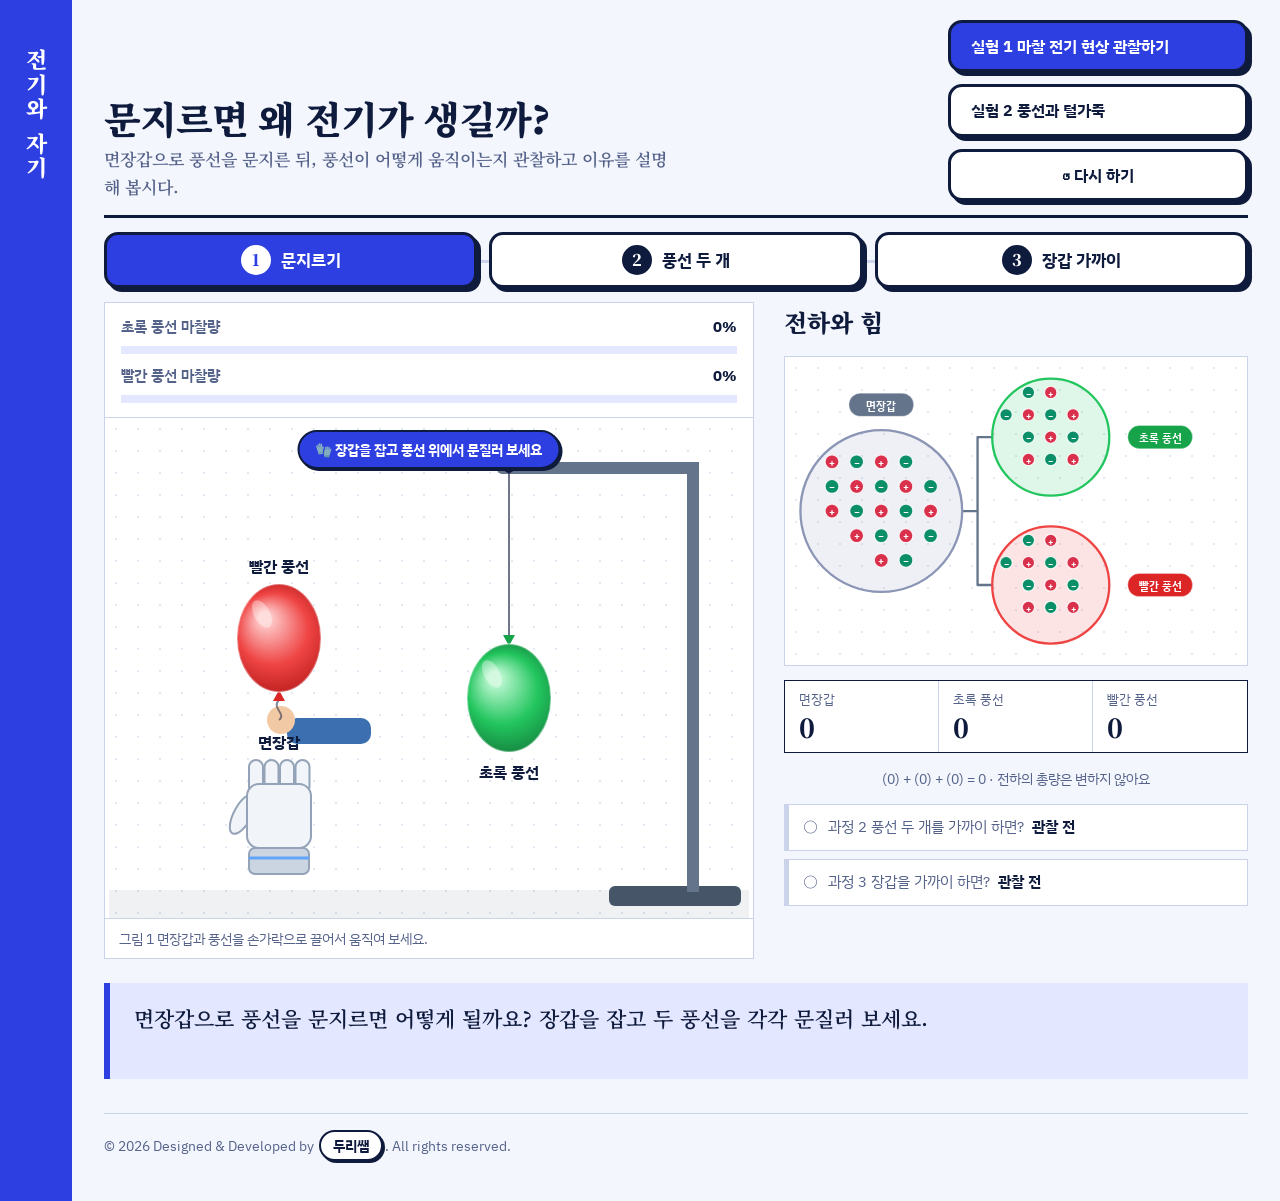
<file: friction-electricity/index.html>
<!DOCTYPE html>
<html lang="ko">
<head>
  <meta charset="UTF-8">
  <meta name="viewport" content="width=device-width, initial-scale=1">
  <title>마찰전기 시뮬레이션</title>
  <meta name="description" content="풍선과 털가죽, 면장갑을 문지르면 전자가 이동하며 대전되는 과정을 살펴보는 중학교 과학 시뮬레이션">
  <link rel="icon" href="data:image/svg+xml,%3Csvg xmlns='http://www.w3.org/2000/svg' viewBox='0 0 100 100'%3E%3Ctext y='.9em' font-size='90'%3E%E2%9A%A1%3C/text%3E%3C/svg%3E">
  <link rel="preconnect" href="https://fonts.googleapis.com">
  <link rel="preconnect" href="https://fonts.gstatic.com" crossorigin>
  <link href="https://fonts.googleapis.com/css2?family=IBM+Plex+Sans+KR:wght@400;500;600;700&family=Noto+Serif+KR:wght@600;900&display=swap" rel="stylesheet">
  <link rel="stylesheet" href="style.css">
</head>
<body>
  <div class="frame">
    <!-- 단원 띠: 시뮬레이션이 속한 단원을 색으로 알려 준다 -->
    <aside class="band" aria-hidden="true"><span>전기와 자기</span></aside>

    <div class="content">
      <header class="lead">
        <div class="lead-text">
          <h1 id="pageTitle">문지르면 왜 전기가 생길까?</h1>
          <p id="pageLead">면장갑으로 풍선을 문지른 뒤, 풍선이 어떻게 움직이는지 관찰하고 이유를 설명해 봅시다.</p>
        </div>
        <div class="lead-side">
          <nav class="modes" role="tablist" aria-label="실험 선택">
            <button class="mode-tab is-active" role="tab" data-mode="observe" aria-selected="true">실험 1 마찰 전기 현상 관찰하기</button>
            <button class="mode-tab" role="tab" data-mode="balloon" aria-selected="false">실험 2 풍선과 털가죽</button>
          </nav>
          <button id="resetBtn" class="btn-pop" type="button">↺ 다시 하기</button>
        </div>
      </header>

      <!-- 실험 1: 마찰 전기 현상 관찰하기 -->
      <main id="expObserve">
        <div class="steps" role="tablist" aria-label="실험 과정">
          <button class="step-tab is-active" role="tab" data-step="1" aria-selected="true"><span class="n">1</span>문지르기</button>
          <button class="step-tab" role="tab" data-step="2" aria-selected="false"><span class="n">2</span>풍선 두 개</button>
          <button class="step-tab" role="tab" data-step="3" aria-selected="false"><span class="n">3</span>장갑 가까이</button>
        </div>

        <div class="bench">
          <figure class="figure">
            <div class="gauge-card">
              <div class="gauge-row"><span>초록 풍선 마찰량</span><span id="obLabelG" class="mono">0%</span></div>
              <div class="gauge"><div id="obFillG" class="gauge-fill"></div></div>
              <div class="gauge-row gap"><span>빨간 풍선 마찰량</span><span id="obLabelR" class="mono">0%</span></div>
              <div class="gauge"><div id="obFillR" class="gauge-fill"></div></div>
            </div>
            <div class="stage stage-left">
              <canvas id="obsCanvas" width="640" height="500"
                      aria-label="면장갑으로 풍선을 문지르고, 매달린 풍선에 가까이 가져가는 화면"></canvas>
              <div id="obHint" class="hint"></div>
            </div>
            <figcaption>그림 1 면장갑과 풍선을 손가락으로 끌어서 움직여 보세요.</figcaption>
          </figure>

          <section class="side" aria-labelledby="obRightTitle">
            <h2 id="obRightTitle">전하와 힘</h2>
            <figure class="figure">
              <div class="stage stage-right">
                <svg id="obSvg" viewBox="0 0 600 400" role="img" aria-label="물체의 전하와 힘의 방향"></svg>
              </div>
            </figure>
            <div class="net-cards three">
              <div class="net-card"><span class="net-name">면장갑</span><span id="obNetGlove" class="net-val">0</span></div>
              <div class="net-card"><span class="net-name">초록 풍선</span><span id="obNetGreen" class="net-val">0</span></div>
              <div class="net-card"><span class="net-name">빨간 풍선</span><span id="obNetRed" class="net-val">0</span></div>
            </div>
            <div id="obSum" class="sum-line mono"></div>
            <div class="obs-log">
              <div id="obLog2" class="obs-item"><span class="obs-mark">○</span><span>과정 2 풍선 두 개를 가까이 하면? <b id="obLog2Text">관찰 전</b></span></div>
              <div id="obLog3" class="obs-item"><span class="obs-mark">○</span><span>과정 3 장갑을 가까이 하면? <b id="obLog3Text">관찰 전</b></span></div>
            </div>
          </section>
        </div>

        <!-- 하단: 설명 -->
        <section class="explain" aria-label="설명">
          <p id="obCaption" class="caption" aria-live="polite"></p>
        </section>
      </main>

      <!-- 실험 2: 풍선과 털가죽 -->
      <main id="expBalloon" hidden>
        <div class="steps" role="tablist" aria-label="보기 선택">
          <button class="tab is-active" role="tab" data-tab="charge" aria-selected="true">① 대전 과정</button>
          <button class="tab" role="tab" data-tab="fur" aria-selected="false">② 털가죽에 끌림</button>
          <button class="tab" role="tab" data-tab="hair" aria-selected="false">③ 머리카락에 끌림</button>
        </div>

        <div class="bench">
          <figure class="figure">
            <div class="gauge-card">
              <div class="gauge-row"><span>마찰량</span><span id="gaugeLabel" class="mono">0%</span></div>
              <div class="gauge" role="progressbar" aria-valuemin="0" aria-valuemax="100" aria-valuenow="0" id="gauge">
                <div id="gaugeFill" class="gauge-fill"></div>
              </div>
            </div>
            <div class="stage stage-left">
              <canvas id="rubCanvas" width="640" height="500"
                      aria-label="풍선을 드래그해서 털가죽에 문지르는 화면"></canvas>
              <div id="hint" class="hint">🎈 풍선을 잡고 털가죽 위에서 문질러 보세요</div>
            </div>
            <figcaption>그림 1 풍선을 손가락으로 끌어서 털가죽 위에서 문질러 보세요.</figcaption>
          </figure>

          <section class="side" aria-labelledby="rightTitle">
            <div class="side-head">
              <h2 id="rightTitle">전자의 이동</h2>
              <span id="chargedBadge" class="tag tag-ok" hidden>충분히 대전되었어요!</span>
            </div>

            <div id="phaseChips" class="chips" aria-live="polite">
              <span class="chip" data-phase="before">마찰하기 전</span>
              <span class="chip" data-phase="during">마찰하는 중</span>
              <span class="chip" data-phase="after">마찰한 후</span>
            </div>

            <figure class="figure">
              <div class="stage stage-right">
                <svg id="rightSvg" viewBox="0 0 600 400" role="img" aria-label="전자가 이동하는 모습"></svg>
              </div>
            </figure>

            <div id="netCards" class="net-cards">
              <div class="net-card"><span class="net-name">풍선</span><span id="netBalloon" class="net-val">0</span></div>
              <div class="net-card"><span class="net-name">털가죽</span><span id="netFur" class="net-val">0</span></div>
            </div>
            <div id="sumLine" class="sum-line mono"></div>
          </section>
        </div>

        <!-- 하단: 설명 -->
        <section class="explain" aria-label="설명">
          <p id="caption" class="caption" aria-live="polite"></p>
        </section>
      </main>

      <footer class="footer">
        © 2026 Designed &amp; Developed by
        <button type="button" id="creditBtn" class="credit-link" aria-haspopup="dialog" aria-controls="creditModal">두리쌤</button>.
        All rights reserved.
      </footer>
    </div>
  </div>

  <!-- 제작자 안내 모달 (표시 전용: 시뮬레이션 상태와 무관) -->
  <div id="creditModal" class="modal" hidden>
    <div class="modal-dialog" role="dialog" aria-modal="true" aria-labelledby="creditTitle">
      <button type="button" id="creditClose" class="modal-close" aria-label="닫기">✕</button>

      <div class="modal-body">
        <section class="modal-card">
          <h2 id="creditTitle">✨ 제작: 두리쌤</h2>
          <h3>📌 이용 조건</h3>
          <ul>
            <li>교육 목적으로 자유롭게 사용하실 수 있습니다.</li>
            <li>재배포 시 출처(제작자 표기)를 유지해주세요.</li>
            <li>코드를 임의로 수정한 버전을 다시 배포하지 말아주세요.</li>
            <li>수정이 필요하시면 아래 연락처로 요청해주세요.</li>
          </ul>
        </section>

        <section class="modal-card">
          <h3>📷 문의</h3>
          <ul>
            <li>Instagram: <a href="https://www.instagram.com/trdoolee" target="_blank" rel="noopener noreferrer">trdoolee</a></li>
            <li>Blog: <a href="https://blog.naver.com/trdoolee" target="_blank" rel="noopener noreferrer">blog.naver.com/trdoolee</a></li>
          </ul>
          <p class="modal-note">간단한 질문 위주로 답변드리며, 답변이 늦어질 수 있습니다.</p>
        </section>
      </div>
    </div>
  </div>

  <script src="main.js"></script>
  <script src="observe.js"></script>
  <script src="app.js"></script>
</body>
</html>
</file>
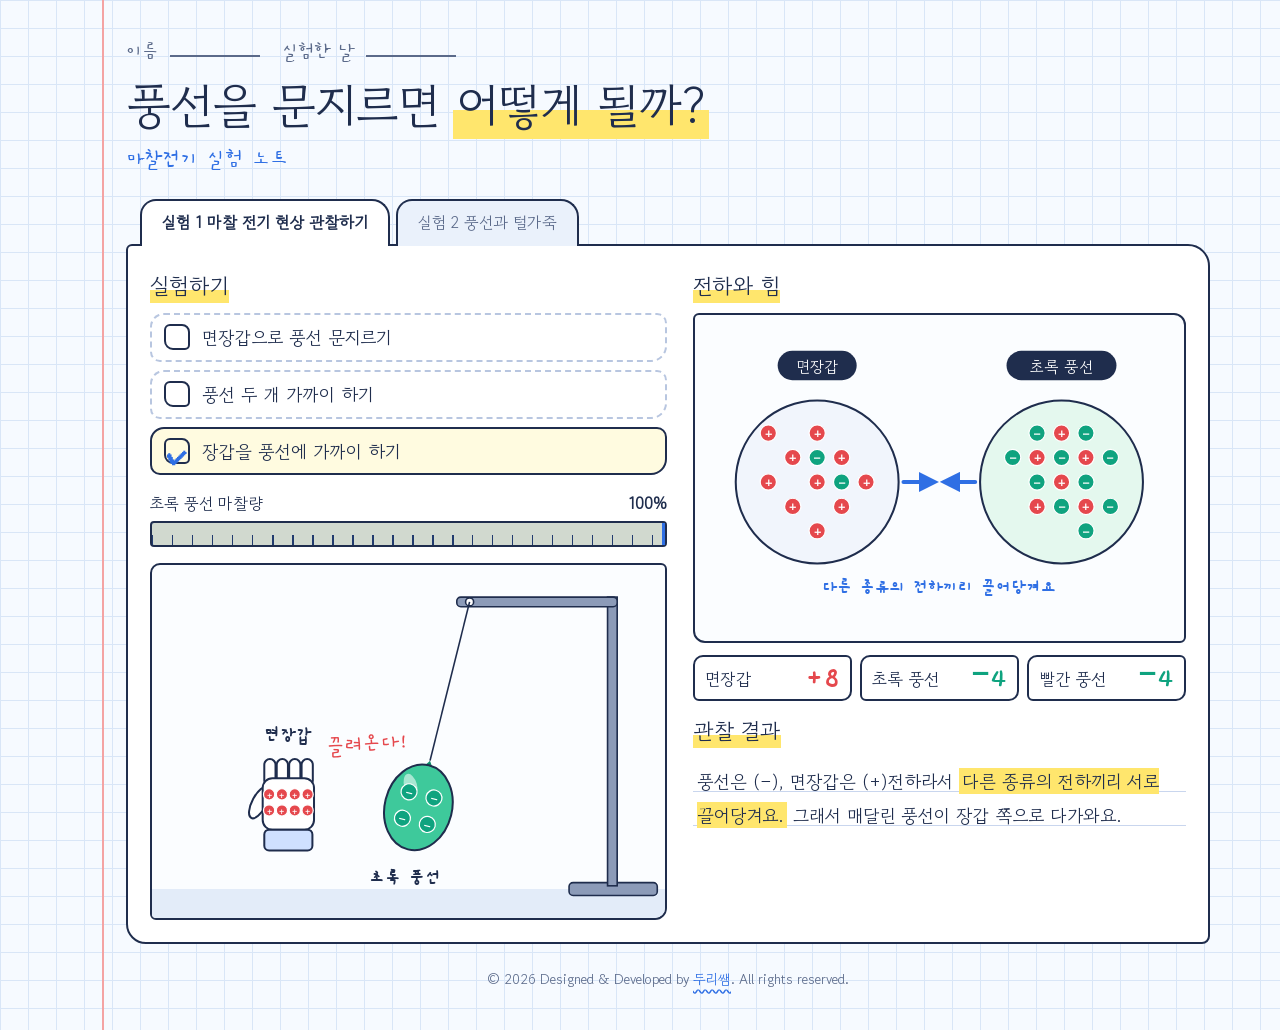
<file: design-proposals/a-notebook.html>
<!DOCTYPE html>
<html lang="ko">
<head>
  <meta charset="UTF-8">
  <meta name="viewport" content="width=device-width, initial-scale=1">
  <title>시안 A 실험 노트</title>
  <link rel="preconnect" href="https://fonts.googleapis.com">
  <link rel="preconnect" href="https://fonts.gstatic.com" crossorigin>
  <link href="https://fonts.googleapis.com/css2?family=Gaegu:wght@400;700&family=Gowun+Dodum&display=swap" rel="stylesheet">
  <style>
    :root {
      --paper: #f6faff;
      --grid: #d9e6f7;
      --sheet: #ffffff;
      --ink: #1f2d4d;
      --ink-soft: #5b6a8a;
      --hi: #ffe66d;          /* 형광펜 */
      --pen-blue: #2f6fe4;    /* 파란 볼펜: 포인트 */
      --pen-red: #e5484d;     /* 양성자(+) */
      --pen-green: #0fa37f;   /* 전자(−) */
      --margin: #f4a3a3;
      --hand: "Gaegu", "Gowun Dodum", sans-serif;
      --body: "Gowun Dodum", "Noto Sans KR", sans-serif;
    }
    * { box-sizing: border-box; }
    html, body { margin: 0; }
    body {
      font-family: var(--body);
      color: var(--ink);
      font-size: 17px;
      line-height: 1.6;
      background-color: var(--paper);
      background-image:
        linear-gradient(var(--grid) 1px, transparent 1px),
        linear-gradient(90deg, var(--grid) 1px, transparent 1px);
      background-size: 28px 28px;
    }
    .page { position: relative; max-width: 1180px; margin: 0 auto; padding: 28px 20px 40px 76px; }
    /* 노트 왼쪽 여백 빨간 줄 */
    .page::before { content: ""; position: absolute; left: 52px; top: 0; bottom: 0; width: 2px; background: var(--margin); }

    /* 머리글: 오늘의 질문이 주인공 */
    .masthead { position: relative; padding: 8px 0 22px; }
    .date-line { margin: 0 0 6px; font-family: var(--hand); font-size: 20px; color: var(--ink-soft); }
    .blank { display: inline-block; width: 90px; border-bottom: 2px solid var(--ink-soft); margin: 0 14px 0 4px; }
    h1 { word-break: keep-all; margin: 0; font-size: clamp(30px, 5vw, 48px); line-height: 1.25; font-weight: 400; letter-spacing: -0.02em; }
    h1 .mark { background: linear-gradient(transparent 58%, var(--hi) 58%); padding: 0 4px; }
    .sub { margin: 8px 0 0; font-family: var(--hand); font-size: 22px; color: var(--pen-blue); }

    /* 인덱스 탭 (노트 옆에 튀어나온 색인) */
    .index-tabs { display: flex; gap: 6px; margin: 0 0 -2px 14px; position: relative; z-index: 1; flex-wrap: wrap; }
    .index-tab {
      font: inherit; font-size: 16px; padding: 9px 20px 10px; cursor: pointer;
      color: var(--ink-soft); background: #eaf1fb;
      border: 2px solid var(--ink); border-bottom: 0; border-radius: 16px 18px 0 0;
    }
    .index-tab.is-active { background: var(--sheet); color: var(--ink); font-weight: 700; }
    .index-tab:focus-visible, .step:focus-visible, .credit:focus-visible { outline: 3px solid var(--pen-blue); outline-offset: 2px; }

    .sheet {
      background: var(--sheet); border: 2px solid var(--ink); border-radius: 6px 22px 8px 20px;
      padding: 22px; display: grid; grid-template-columns: 1.05fr 1fr; gap: 26px;
    }
    .note h2 { margin: 0 0 10px; font-size: 22px; font-weight: 400; display: inline-block; background: linear-gradient(transparent 62%, var(--hi) 62%); }

    /* 과정 체크리스트 */
    .steps { list-style: none; margin: 0 0 16px; padding: 0; display: grid; gap: 8px; }
    .step {
      width: 100%; display: flex; align-items: center; gap: 12px; text-align: left;
      font: inherit; font-size: 18px; padding: 8px 12px; cursor: pointer; color: var(--ink);
      background: #fff; border: 2px dashed #b8c6e0; border-radius: 14px 10px 16px 10px;
    }
    .box { width: 26px; height: 26px; flex: none; border: 2px solid var(--ink); border-radius: 6px 8px 5px 9px; display: grid; place-items: center; color: transparent; font-size: 20px; }
    .step.is-active { border-style: solid; border-color: var(--ink); background: #fffbe0; }
    .step.is-active .box { color: var(--pen-blue); font-weight: 700; }

    /* 마찰량: 자 눈금 */
    .ruler { margin: 0 0 16px; }
    .ruler-row { display: flex; justify-content: space-between; font-size: 16px; }
    .ruler-bar {
      position: relative; height: 26px; margin-top: 4px; border: 2px solid var(--ink); border-radius: 4px; background: #fff7c9;
      background-image: repeating-linear-gradient(90deg, var(--ink) 0 1.5px, transparent 1.5px 20px);
      background-size: 100% 10px; background-repeat: no-repeat; background-position: bottom;
    }
    .ruler-fill { position: absolute; inset: 0 auto 0 0; width: 100%; background: rgba(47,111,228,.22); border-right: 3px solid var(--pen-blue); }

    .stage { position: relative; border: 2px solid var(--ink); border-radius: 10px 6px 12px 6px; background: #fbfdff; overflow: hidden; }
    .stage svg, .board svg { display: block; width: 100%; height: auto; }
    .jot { position: absolute; font-family: var(--hand); font-size: 22px; color: var(--pen-red); transform: rotate(-4deg); pointer-events: none; }
    .jot.a { left: 34%; top: 46%; }

    .board { border: 2px solid var(--ink); border-radius: 6px 12px 6px 12px; background: #fbfdff; }
    .tally { display: grid; grid-template-columns: repeat(3, 1fr); gap: 8px; margin: 12px 0; }
    .tally div { border: 2px solid var(--ink); border-radius: 10px 6px 10px 6px; padding: 6px 10px; display: flex; justify-content: space-between; align-items: baseline; }
    .tally b { font-family: var(--hand); font-size: 30px; line-height: 1; }
    .tally .pos b { color: var(--pen-red); } .tally .neg b { color: var(--pen-green); }

    /* 관찰 결과: 줄 노트 */
    .result { padding: 6px 4px 6px; background-image: repeating-linear-gradient(transparent 0 33px, #c9d6ee 33px 34px); line-height: 34px; margin: 0; font-size: 18px; }
    .result mark { background: var(--hi); color: inherit; padding: 0 3px; }

    .footer { margin-top: 24px; text-align: center; font-size: 14px; color: var(--ink-soft); }
    .credit { font: inherit; color: var(--pen-blue); background: none; border: 0; padding: 0; cursor: pointer; text-decoration: underline wavy; text-underline-offset: 4px; }

    /* svg 색 */
    .obj { stroke-width: 2.5; }
    .obj-glove { fill: #f1f5fc; stroke: var(--ink); } .obj-balloon { fill: #e4f8ee; stroke: var(--ink); }
    .pill { fill: var(--ink); stroke: none; } .pill-text { fill: #fff; font-family: var(--body); }
    .chg-plus { fill: var(--pen-red); stroke: #fff; stroke-width: 1.5; } .chg-minus { fill: var(--pen-green); stroke: #fff; stroke-width: 1.5; }
    .chg-sign { fill: #fff; font-weight: 700; font-family: var(--body); }
    .force { fill: none; stroke: var(--pen-blue); stroke-width: 5; stroke-linecap: round; } .force-head { fill: var(--pen-blue); }
    .svg-note { fill: var(--pen-blue); font-family: var(--hand); font-weight: 700; }
    .floor { fill: #e3ecf9; } .stand { fill: #8c9bb8; stroke: var(--ink); stroke-width: 2; } .pivot { fill: #fff; stroke: var(--ink); stroke-width: 2; }
    .string { stroke: var(--ink); stroke-width: 2; } .knot { fill: #0b8a69; } .shine { fill: rgba(255,255,255,.55); }
    .balloon { fill: #3ec99b; stroke: var(--ink); stroke-width: 2.5; }
    .glove { fill: #fff; stroke: var(--ink); stroke-width: 2.5; } .cuff { fill: #cfe0ff; stroke: var(--ink); stroke-width: 2.5; }
    .stage-label { fill: var(--ink); font-family: var(--hand); font-weight: 700; }

    /* 모달 */
    .modal { position: fixed; inset: 0; display: none; place-items: center; padding: 16px; background: rgba(31,45,77,.55); z-index: 10; }
    .modal.open { display: grid; }
    .modal-card { position: relative; width: min(440px, 100%); background: #fff; border: 2px solid var(--ink); border-radius: 8px 20px 8px 20px; padding: 22px; }
    .modal-card h2 { margin: 0 0 6px; font-size: 24px; font-weight: 400; background: linear-gradient(transparent 60%, var(--hi) 60%); display: inline-block; }
    .modal-card ul { margin: 8px 0 14px; padding-left: 20px; }
    .modal-card a { color: var(--pen-blue); }
    .modal-x { position: absolute; top: 10px; right: 10px; width: 36px; height: 36px; border: 2px solid var(--ink); border-radius: 50%; background: #fff; font: inherit; cursor: pointer; }

    @media (max-width: 860px) {
      .page { padding: 20px 14px 32px 34px; } .page::before { left: 22px; }
      .sheet { grid-template-columns: 1fr; padding: 16px; }
    }
    @media (prefers-reduced-motion: reduce) { * { transition: none !important; } }
  </style>
</head>
<body>
  <div class="page">
    <header class="masthead">
      <p class="date-line">이름 <span class="blank"></span> 실험한 날 <span class="blank"></span></p>
      <h1>풍선을 문지르면 <span class="mark">어떻게 될까?</span></h1>
      <p class="sub">마찰전기 실험 노트</p>
    </header>

    <nav class="index-tabs" role="tablist" aria-label="실험 선택">
      <button class="index-tab is-active" role="tab" aria-selected="true">실험 1 마찰 전기 현상 관찰하기</button>
      <button class="index-tab" role="tab" aria-selected="false">실험 2 풍선과 털가죽</button>
    </nav>

    <main class="sheet">
      <section class="note">
        <h2>실험하기</h2>
        <div class="steps" role="tablist" aria-label="실험 과정">
          <button class="step" role="tab" aria-selected="false"><span class="box">✔</span>면장갑으로 풍선 문지르기</button>
          <button class="step" role="tab" aria-selected="false"><span class="box">✔</span>풍선 두 개 가까이 하기</button>
          <button class="step is-active" role="tab" aria-selected="true"><span class="box">✔</span>장갑을 풍선에 가까이 하기</button>
        </div>
        <div class="ruler">
          <div class="ruler-row"><span>초록 풍선 마찰량</span><b>100%</b></div>
          <div class="ruler-bar"><div class="ruler-fill"></div></div>
        </div>
        <div class="stage">
          <svg id="stage" role="img" aria-label="스탠드에 매달린 풍선이 면장갑 쪽으로 끌려온 모습"></svg>
          <span class="jot a">끌려온다!</span>
        </div>
      </section>

      <section class="note">
        <h2>전하와 힘</h2>
        <div class="board"><svg id="charges" role="img" aria-label="면장갑과 초록 풍선의 양성자와 전자"></svg></div>
        <div class="tally">
          <div class="pos"><span>면장갑</span><b>+8</b></div>
          <div class="neg"><span>초록 풍선</span><b>−4</b></div>
          <div class="neg"><span>빨간 풍선</span><b>−4</b></div>
        </div>
        <h2>관찰 결과</h2>
        <p class="result">풍선은 (−), 면장갑은 (+)전하라서 <mark>다른 종류의 전하끼리 서로 끌어당겨요.</mark> 그래서 매달린 풍선이 장갑 쪽으로 다가와요.</p>
      </section>
    </main>

    <footer class="footer">
      © 2026 Designed &amp; Developed by <button class="credit" id="credit">두리쌤</button>. All rights reserved.
    </footer>
  </div>

  <div class="modal" id="modal" role="dialog" aria-modal="true" aria-labelledby="mt">
    <div class="modal-card">
      <button class="modal-x" id="x" aria-label="닫기">✕</button>
      <h2 id="mt">제작: 두리쌤</h2>
      <ul><li>교육 목적으로 자유롭게 사용할 수 있어요.</li><li>재배포할 때는 제작자 표기를 유지해 주세요.</li></ul>
      <a href="#">Instagram trdoolee</a>
    </div>
  </div>

  <script src="common.js"></script>
  <script>
    Demo.buildStage(document.getElementById('stage'));
    Demo.buildCharges(document.getElementById('charges'));
    Demo.bindSwitch('.index-tabs', '.index-tab');
    Demo.bindSwitch('.steps', '.step');
    const m = document.getElementById('modal');
    document.getElementById('credit').onclick = () => m.classList.add('open');
    document.getElementById('x').onclick = () => m.classList.remove('open');
    m.onclick = (e) => { if (e.target === m) m.classList.remove('open'); };
  </script>
</body>
</html>
</file>
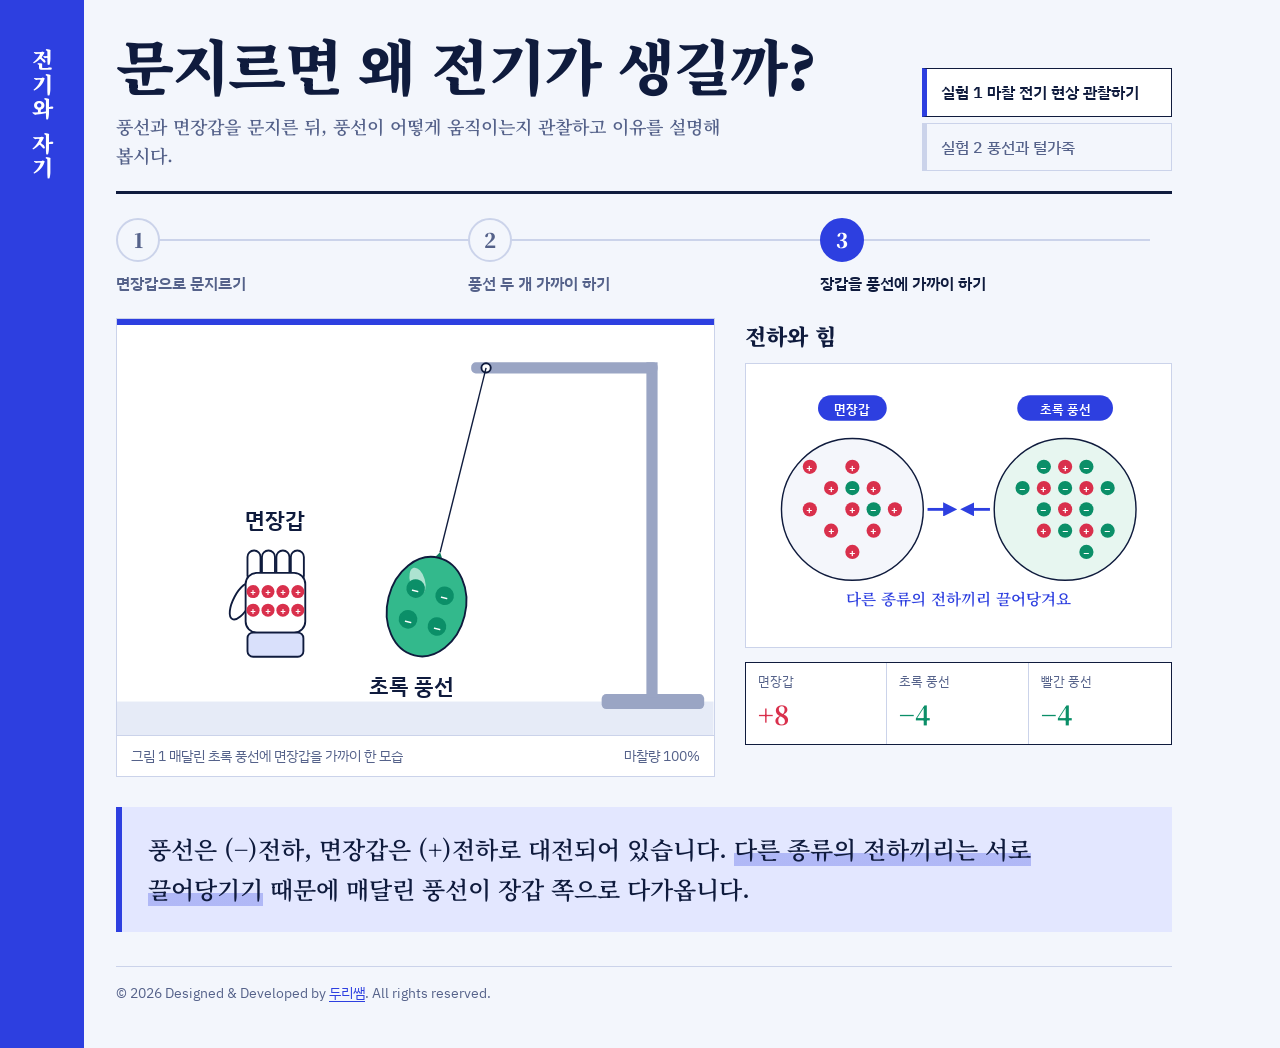
<file: design-proposals/c-textbook.html>
<!DOCTYPE html>
<html lang="ko">
<head>
  <meta charset="UTF-8">
  <meta name="viewport" content="width=device-width, initial-scale=1">
  <title>시안 C 교과서 편집</title>
  <link rel="preconnect" href="https://fonts.googleapis.com">
  <link rel="preconnect" href="https://fonts.gstatic.com" crossorigin>
  <link href="https://fonts.googleapis.com/css2?family=IBM+Plex+Sans+KR:wght@400;500;600&family=Noto+Serif+KR:wght@600;900&display=swap" rel="stylesheet">
  <style>
    :root {
      --paper: #f3f6fc;        /* 차가운 회백색 종이 */
      --ink: #0f1b3d;
      --ink-soft: #55628a;
      --rule: #cbd3ea;
      --unit: #2d3fe0;         /* 단원 색: 전기. 시뮬레이션마다 바뀌는 자리 */
      --unit-tint: #e3e7ff;
      --plus: #d9304c;
      --minus: #0b8f68;
      --serif: "Noto Serif KR", serif;
      --sans: "IBM Plex Sans KR", "Noto Sans KR", sans-serif;
    }
    * { box-sizing: border-box; }
    html, body { margin: 0; }
    body { font-family: var(--sans); color: var(--ink); background: var(--paper); font-size: 16px; line-height: 1.65; }

    .frame { display: grid; grid-template-columns: 84px 1fr; min-height: 100vh; }
    /* 단원 띠: 시뮬레이션이 어느 단원인지 색으로 알려 준다 */
    .band { background: var(--unit); color: #fff; position: relative; }
    .band span { position: sticky; top: 24px; display: block; writing-mode: vertical-rl; margin: 0 auto; padding-top: 24px; font-family: var(--serif); font-weight: 900; font-size: 22px; letter-spacing: .12em; }
    .content { max-width: 1120px; width: 100%; padding: 30px 32px 44px; }

    .lead { display: grid; grid-template-columns: 1fr auto; gap: 24px; align-items: end; padding-bottom: 20px; border-bottom: 3px solid var(--ink); }
    h1 { word-break: keep-all; margin: 0; font-family: var(--serif); font-weight: 900; font-size: clamp(32px, 5.4vw, 60px); line-height: 1.16; letter-spacing: -0.03em; max-width: 14em; }
    .lead p { margin: 12px 0 0; font-family: var(--serif); font-weight: 600; font-size: 18px; color: var(--ink-soft); max-width: 34em; }
    .modes { display: grid; gap: 6px; min-width: 250px; }
    .mode { font: inherit; font-weight: 500; text-align: left; cursor: pointer; padding: 10px 14px; color: var(--ink-soft); background: transparent; border: 1px solid var(--rule); border-left: 5px solid var(--rule); }
    .mode.is-active { color: var(--ink); background: #fff; border-color: var(--ink); border-left: 5px solid var(--unit); font-weight: 600; }
    .mode:focus-visible, .step:focus-visible, .credit:focus-visible { outline: 3px solid var(--unit); outline-offset: 2px; }

    /* 과정: 실제로 순서가 있는 내용이라 번호를 쓴다 */
    .timeline { display: grid; grid-template-columns: repeat(3, 1fr); margin: 24px 0 22px; position: relative; }
    .timeline::before { content: ""; position: absolute; left: 22px; right: 22px; top: 21px; height: 2px; background: var(--rule); }
    .step { position: relative; font: inherit; text-align: left; background: none; border: 0; padding: 0 12px 0 0; cursor: pointer; color: var(--ink-soft); }
    .step .n { position: relative; display: grid; place-items: center; width: 44px; height: 44px; border-radius: 50%; background: var(--paper); border: 2px solid var(--rule); font-family: var(--serif); font-weight: 900; font-size: 20px; margin-bottom: 8px; }
    .step b { display: block; font-weight: 600; }
    .step.is-active { color: var(--ink); }
    .step.is-active .n { background: var(--unit); border-color: var(--unit); color: #fff; }

    .bench { display: grid; grid-template-columns: 7fr 5fr; gap: 30px; align-items: start; }
    .figure { background: #fff; border: 1px solid var(--rule); }
    .figure figcaption { display: flex; justify-content: space-between; gap: 10px; padding: 8px 14px; border-top: 1px solid var(--rule); font-size: 14px; color: var(--ink-soft); }
    .figure svg { display: block; width: 100%; height: auto; }
    .gauge { height: 6px; background: var(--unit-tint); }
    .gauge i { display: block; height: 100%; width: 100%; background: var(--unit); }

    h2 { margin: 0 0 8px; font-family: var(--serif); font-weight: 900; font-size: 22px; }
    .side .figure { margin-bottom: 14px; }
    .tally { display: grid; grid-template-columns: repeat(3, 1fr); border: 1px solid var(--ink); background: #fff; }
    .tally div { padding: 8px 12px; border-right: 1px solid var(--rule); } .tally div:last-child { border-right: 0; }
    .tally span { display: block; font-size: 13px; color: var(--ink-soft); }
    .tally b { font-family: var(--serif); font-size: 26px; }
    .tally .pos b { color: var(--plus); } .tally .neg b { color: var(--minus); }

    /* 정리: 교과서 본문처럼 세리프로 */
    .summary { margin-top: 30px; padding: 22px 26px; background: var(--unit-tint); border-left: 6px solid var(--unit); }
    .summary p { margin: 0; font-family: var(--serif); font-weight: 600; font-size: clamp(19px, 2.2vw, 24px); line-height: 1.7; max-width: 38em; }
    .summary em { font-style: normal; background: linear-gradient(transparent 62%, rgba(45,63,224,.28) 62%); }

    .footer { margin-top: 34px; padding-top: 14px; border-top: 1px solid var(--rule); font-size: 14px; color: var(--ink-soft); }
    .credit { font: inherit; color: var(--unit); background: none; border: 0; padding: 0; cursor: pointer; text-decoration: underline; text-underline-offset: 3px; }

    .obj { stroke-width: 2; } .obj-glove { fill: #f4f6fb; stroke: var(--ink); } .obj-balloon { fill: #e7f6f0; stroke: var(--ink); }
    .pill { fill: var(--unit); } .pill-text { fill: #fff; font-family: var(--sans); font-weight: 600; }
    .chg-plus { fill: var(--plus); } .chg-minus { fill: var(--minus); }
    .chg-sign { fill: #fff; font-weight: 600; font-family: var(--sans); }
    .force { fill: none; stroke: var(--unit); stroke-width: 4; stroke-linecap: butt; } .force-head { fill: var(--unit); }
    .svg-note { fill: var(--unit); font-family: var(--serif); font-weight: 600; }
    .floor { fill: #e6ebf7; } .stand { fill: #9aa5c4; } .pivot { fill: #fff; stroke: var(--ink); stroke-width: 2; }
    .string { stroke: var(--ink); stroke-width: 1.5; } .knot { fill: #0b7d5b; } .shine { fill: rgba(255,255,255,.6); }
    .balloon { fill: #33b98c; stroke: var(--ink); stroke-width: 2; }
    .glove { fill: #fff; stroke: var(--ink); stroke-width: 2; } .cuff { fill: #d9e0fb; stroke: var(--ink); stroke-width: 2; }
    .stage-label { fill: var(--ink); font-family: var(--sans); font-weight: 600; }

    .modal { position: fixed; inset: 0; display: none; place-items: center; padding: 16px; background: rgba(15,27,61,.6); z-index: 10; }
    .modal.open { display: grid; }
    .modal-card { position: relative; width: min(440px, 100%); background: #fff; border-top: 6px solid var(--unit); padding: 24px; }
    .modal-card h2 { margin: 0 0 8px; }
    .modal-x { position: absolute; top: 10px; right: 10px; width: 36px; height: 36px; border: 1px solid var(--rule); background: #fff; font: inherit; cursor: pointer; }

    @media (max-width: 900px) {
      .frame { grid-template-columns: 1fr; }
      .band { height: 44px; } .band span { writing-mode: horizontal-tb; padding: 8px 20px; margin: 0; font-size: 18px; position: static; }
      .content { padding: 22px 16px 36px; }
      .lead { grid-template-columns: 1fr; } .modes { min-width: 0; }
      .bench { grid-template-columns: 1fr; }
    }
    @media (max-width: 560px) { .timeline { grid-template-columns: 1fr; gap: 6px; } .timeline::before { display: none; } .step { display: flex; align-items: center; gap: 12px; } .step .n { margin: 0; } }
    @media (prefers-reduced-motion: reduce) { * { transition: none !important; } }
  </style>
</head>
<body>
  <div class="frame">
    <aside class="band" aria-hidden="true"><span>전기와 자기</span></aside>

    <div class="content">
      <header class="lead">
        <div>
          <h1>문지르면 왜 전기가 생길까?</h1>
          <p>풍선과 면장갑을 문지른 뒤, 풍선이 어떻게 움직이는지 관찰하고 이유를 설명해 봅시다.</p>
        </div>
        <nav class="modes" role="tablist" aria-label="실험 선택">
          <button class="mode is-active" role="tab" aria-selected="true">실험 1 마찰 전기 현상 관찰하기</button>
          <button class="mode" role="tab" aria-selected="false">실험 2 풍선과 털가죽</button>
        </nav>
      </header>

      <div class="timeline" role="tablist" aria-label="실험 과정">
        <button class="step" role="tab" aria-selected="false"><span class="n">1</span><b>면장갑으로 문지르기</b></button>
        <button class="step" role="tab" aria-selected="false"><span class="n">2</span><b>풍선 두 개 가까이 하기</b></button>
        <button class="step is-active" role="tab" aria-selected="true"><span class="n">3</span><b>장갑을 풍선에 가까이 하기</b></button>
      </div>

      <main class="bench">
        <figure class="figure" style="margin:0">
          <div class="gauge" role="img" aria-label="초록 풍선 마찰량 100%"><i></i></div>
          <svg id="stage" role="img" aria-label="스탠드에 매달린 풍선이 면장갑 쪽으로 끌려온 모습"></svg>
          <figcaption><span>그림 1 매달린 초록 풍선에 면장갑을 가까이 한 모습</span><span>마찰량 100%</span></figcaption>
        </figure>

        <div class="side">
          <h2>전하와 힘</h2>
          <figure class="figure" style="margin:0 0 14px">
            <svg id="charges" role="img" aria-label="면장갑과 초록 풍선의 양성자와 전자"></svg>
          </figure>
          <div class="tally">
            <div class="pos"><span>면장갑</span><b>+8</b></div>
            <div class="neg"><span>초록 풍선</span><b>−4</b></div>
            <div class="neg"><span>빨간 풍선</span><b>−4</b></div>
          </div>
        </div>
      </main>

      <section class="summary" aria-label="정리">
        <p>풍선은 (−)전하, 면장갑은 (+)전하로 대전되어 있습니다. <em>다른 종류의 전하끼리는 서로 끌어당기기</em> 때문에 매달린 풍선이 장갑 쪽으로 다가옵니다.</p>
      </section>

      <footer class="footer">© 2026 Designed &amp; Developed by <button class="credit" id="credit">두리쌤</button>. All rights reserved.</footer>
    </div>
  </div>

  <div class="modal" id="modal" role="dialog" aria-modal="true" aria-labelledby="mt">
    <div class="modal-card">
      <button class="modal-x" id="x" aria-label="닫기">✕</button>
      <h2 id="mt">제작: 두리쌤</h2>
      <p>교육 목적으로 자유롭게 사용할 수 있습니다. 재배포할 때는 제작자 표기를 유지해 주세요.</p>
    </div>
  </div>

  <script src="common.js"></script>
  <script>
    Demo.buildStage(document.getElementById('stage'));
    Demo.buildCharges(document.getElementById('charges'));
    Demo.bindSwitch('.modes', '.mode');
    Demo.bindSwitch('.timeline', '.step');
    const m = document.getElementById('modal');
    document.getElementById('credit').onclick = () => m.classList.add('open');
    document.getElementById('x').onclick = () => m.classList.remove('open');
    m.onclick = (e) => { if (e.target === m) m.classList.remove('open'); };
  </script>
</body>
</html>
</file>
<file: friction-electricity/style.css>
/* ============================================================
   디자인: C안(교과서 편집: 색·분위기·구성) + B안(버튼 형태)
   기본 화면은 태블릿(768~1180px). 1000px 이상은 2단, 700px 미만은 휴대폰.
   ============================================================ */
:root {
  --paper: #f3f6fc;          /* 차가운 회백색 종이 */
  --white: #ffffff;
  --ink: #0f1b3d;
  --ink-soft: #55628a;
  --rule: #cbd3ea;
  --unit: #2d3fe0;           /* 단원 색(전기). 시뮬레이션마다 바꾸는 자리 */
  --unit-tint: #e3e7ff;
  --plus: #d9304c;           /* 양성자(+) */
  --minus: #0b8f68;          /* 전자(−) */
  --serif: "Noto Serif KR", serif;
  --sans: "IBM Plex Sans KR", "Noto Sans KR", sans-serif;

  /* B안 버튼 형태: 굵은 테두리 + 눌리는 그림자 */
  --line: 3px solid var(--ink);
  --pop: 4px 4px 0 var(--ink);
  --pop-pressed: 1px 1px 0 var(--ink);
}

* { box-sizing: border-box; }
[hidden] { display: none !important; }
html, body { margin: 0; }

body {
  min-height: 100vh;
  font-family: var(--sans);
  font-size: 17px;
  line-height: 1.65;
  color: var(--ink);
  background: var(--paper);
}
body.modal-open { overflow: hidden; }

.mono { font-family: var(--sans); font-variant-numeric: tabular-nums; }

/* ---------- 뼈대 ---------- */
.frame { display: grid; grid-template-columns: 72px 1fr; min-height: 100vh; }

.band { background: var(--unit); color: #fff; }
.band span {
  position: sticky; top: 24px; display: block; margin: 0 auto; padding-top: 24px;
  writing-mode: vertical-rl;
  font-family: var(--serif); font-weight: 900; font-size: 22px; letter-spacing: 0.12em;
}

.content { width: 100%; max-width: 1240px; padding: 28px 32px 40px; }

/* ---------- 머리글 ---------- */
.lead {
  display: grid; gap: 18px;
  padding-bottom: 22px; border-bottom: 3px solid var(--ink);
}
.lead h1 {
  margin: 0; max-width: 16em; word-break: keep-all;
  font-family: var(--serif); font-weight: 900; letter-spacing: -0.03em;
  font-size: clamp(30px, 5vw, 50px); line-height: 1.18;
}
.lead p {
  margin: 10px 0 0; max-width: 34em;
  font-family: var(--serif); font-weight: 600; font-size: 19px; color: var(--ink-soft);
}
.lead-side { display: flex; flex-wrap: wrap; align-items: center; gap: 12px; }
.modes { display: flex; flex-wrap: wrap; gap: 12px; }

/* ---------- 버튼 (B안 형태) ---------- */
.mode-tab, .btn-pop, .step-tab, .tab, .credit-link {
  font: inherit; font-weight: 700; color: var(--ink); background: var(--white);
  border: var(--line); border-radius: 14px; box-shadow: var(--pop);
  cursor: pointer; touch-action: manipulation;
  transition: transform 0.08s, box-shadow 0.08s;
}
.mode-tab:active, .btn-pop:active, .step-tab:active, .tab:active, .credit-link:active {
  transform: translate(3px, 3px); box-shadow: var(--pop-pressed);
}
.mode-tab { min-height: 52px; padding: 10px 20px; font-size: 16px; }
.btn-pop { min-height: 52px; padding: 10px 20px; font-size: 16px; margin-left: auto; }
.mode-tab.is-active, .step-tab.is-active, .tab.is-active { background: var(--unit); color: #fff; }

button:focus-visible { outline: 4px solid var(--unit); outline-offset: 3px; }

/* ---------- 실험 과정(번호가 있는 순서) ---------- */
.steps { position: relative; display: flex; flex-wrap: wrap; gap: 12px; margin: 22px 0 22px; }
.steps::before { content: ""; position: absolute; left: 0; right: 0; top: 50%; height: 3px; background: var(--rule); z-index: 0; }
.step-tab, .steps .tab { position: relative; z-index: 1; flex: 1 1 0; min-width: 150px; min-height: 56px; padding: 8px 16px; font-size: 17px; display: flex; align-items: center; justify-content: center; gap: 10px; }
.step-tab .n {
  display: inline-grid; place-items: center; width: 30px; height: 30px; border-radius: 50%;
  background: var(--ink); color: #fff; font-family: var(--serif); font-weight: 900; font-size: 16px;
}
.step-tab.is-active .n { background: #fff; color: var(--unit); }

/* ---------- 작업대 ---------- */
.bench { display: grid; gap: 24px; align-items: start; }

.figure { margin: 0; background: var(--white); border: 1px solid var(--rule); }
.figure figcaption { padding: 8px 14px; border-top: 1px solid var(--rule); font-size: 14px; color: var(--ink-soft); }

.gauge-card { padding: 12px 16px 14px; border-bottom: 1px solid var(--rule); }
.gauge-row { display: flex; justify-content: space-between; font-size: 15px; font-weight: 600; color: var(--ink-soft); margin-bottom: 6px; }
.gauge-row .mono { color: var(--ink); font-weight: 700; }
.gauge-row.gap { margin-top: 10px; }
.gauge { height: 8px; background: var(--unit-tint); }
.gauge-fill { height: 100%; width: 0%; background: var(--unit); transition: width 0.08s linear; }

.stage { position: relative; background-color: var(--white); background-image: radial-gradient(#e3e8f5 1px, transparent 1px); background-size: 22px 22px; overflow: hidden; }
.stage canvas, .stage svg { display: block; width: 100%; height: auto; }
.stage-left canvas { touch-action: none; cursor: default; }

.hint {
  position: absolute; left: 50%; top: 12px; transform: translateX(-50%);
  padding: 6px 16px; border: 2px solid var(--ink); border-radius: 999px;
  background: var(--unit); color: #fff; box-shadow: 2px 2px 0 var(--ink);
  font-size: 14px; font-weight: 700; white-space: nowrap; pointer-events: none;
  transition: opacity 0.3s;
}
.hint:empty { display: none; }
.hint.is-hidden { opacity: 0; }

/* ---------- 오른쪽(전하) 패널 ---------- */
.side { display: grid; gap: 14px; }
.side-head { display: flex; align-items: center; justify-content: space-between; gap: 10px; flex-wrap: wrap; }
.side h2 { margin: 0; font-family: var(--serif); font-weight: 900; font-size: 24px; }

.tag { padding: 3px 12px; border: 2px solid var(--ink); border-radius: 999px; background: var(--white); font-size: 13px; font-weight: 700; }
.tag-ok { background: #d3f3e6; }

.tabs { display: flex; flex-wrap: wrap; gap: 10px; }
.tab { min-height: 48px; padding: 8px 16px; font-size: 15px; }

.chips { display: flex; flex-wrap: wrap; gap: 8px; }
.chips.is-hidden { display: none; }
.chip { padding: 3px 14px; border: 2px solid var(--rule); border-radius: 999px; background: var(--white); color: var(--ink-soft); font-size: 14px; font-weight: 600; }
.chip.is-active { border-color: var(--ink); background: var(--unit); color: #fff; }

.net-cards { display: grid; grid-template-columns: repeat(2, 1fr); border: 1px solid var(--ink); background: var(--white); }
.net-cards.three { grid-template-columns: repeat(3, 1fr); }
.net-card { display: flex; flex-direction: column; padding: 8px 14px; border-right: 1px solid var(--rule); }
.net-card:last-child { border-right: 0; }
.net-name { font-size: 13px; color: var(--ink-soft); }
.net-val { font-family: var(--serif); font-weight: 900; font-size: 26px; line-height: 1.3; }
.net-val.pos { color: var(--plus); }
.net-val.neg { color: var(--minus); }
.sum-line { margin: 0; text-align: center; font-size: 14px; color: var(--ink-soft); }

.obs-log { display: grid; gap: 8px; }
.obs-item { display: flex; align-items: center; gap: 10px; padding: 10px 14px; border: 1px solid var(--rule); border-left: 5px solid var(--rule); background: var(--white); font-size: 15px; color: var(--ink-soft); }
.obs-item b { color: var(--ink); margin-left: 4px; }
.obs-item.is-done { border-color: var(--ink); border-left-color: var(--unit); background: var(--unit-tint); }
.obs-item.is-done .obs-mark { color: var(--unit); font-weight: 700; }

/* 하단 설명: 작업대(그림) 아래에 가로로 넓게 */
.explain { margin-top: 24px; }

/* 정리 박스: 교과서 본문처럼 세리프 */
.caption {
  margin: 0; min-height: 4.6em; padding: 18px 24px;
  background: var(--unit-tint); border-left: 6px solid var(--unit);
  font-family: var(--serif); font-weight: 600; font-size: clamp(17px, 2.1vw, 21px); line-height: 1.7;
}

/* ---------- 푸터, 크레딧 ---------- */
.footer { margin-top: 34px; padding-top: 16px; border-top: 1px solid var(--rule); font-size: 14px; color: var(--ink-soft); }
.credit-link { padding: 2px 12px; margin: 0 2px; border-width: 2px; border-radius: 999px; box-shadow: 2px 2px 0 var(--ink); font-size: 14px; }
.credit-link:active { box-shadow: 1px 1px 0 var(--ink); transform: translate(1px, 1px); }

/* ---------- 제작자 모달 (표시 전용) ---------- */
.modal { position: fixed; inset: 0; z-index: 100; display: flex; align-items: center; justify-content: center; padding: 16px; background: rgba(15, 27, 61, 0.62); }
.modal-dialog { position: relative; width: min(480px, 100%); padding: 24px 18px 18px; background: var(--white); border-top: 6px solid var(--unit); }
.modal-body { display: grid; gap: 12px; max-height: calc(100vh - 96px); overflow-y: auto; overflow-x: hidden; }
.modal-close {
  position: absolute; top: -18px; right: -14px; z-index: 1;
  display: grid; place-items: center; width: 44px; height: 44px;
  font: inherit; font-size: 16px; font-weight: 800; color: var(--ink);
  background: var(--white); border: var(--line); border-radius: 50%; box-shadow: 3px 3px 0 var(--ink);
  cursor: pointer; transition: transform 0.08s, box-shadow 0.08s;
}
.modal-close:active { transform: translate(2px, 2px); box-shadow: 1px 1px 0 var(--ink); }
.modal-card { padding: 14px 16px; background: var(--paper); border: 1px solid var(--rule); }
.modal-card h2 { margin: 0 0 8px; font-family: var(--serif); font-weight: 900; font-size: 20px; }
.modal-card h3 { margin: 0 0 6px; font-size: 15px; font-weight: 700; }
.modal-card ul { margin: 0; padding-left: 20px; font-size: 15px; line-height: 1.75; }
.modal-card a { color: var(--unit); font-weight: 700; text-decoration: underline; text-underline-offset: 3px; }
.modal-note { margin: 8px 0 0; font-size: 13px; font-style: italic; color: var(--ink-soft); }

svg text { font-family: var(--sans); }

/* ---------- 큰 태블릿 가로, 노트북 (1000px 이상): 2단 ---------- */
@media (min-width: 1000px) {
  .lead { grid-template-columns: 1fr 300px; align-items: end; }
  .lead-side { flex-direction: column; align-items: stretch; }
  .modes { flex-direction: column; }
  .mode-tab { text-align: left; }
  .btn-pop { margin-left: 0; }
  .bench { grid-template-columns: 7fr 5fr; gap: 30px; }
  /* 가로 태블릿: 그림은 화면 높이에 맞추고, 오른쪽을 읽는 동안에도 화면에 남는다 */
  .bench > .figure { position: sticky; top: 16px; }
  .stage-left canvas { aspect-ratio: 640 / 500; width: auto; max-width: 100%; max-height: calc(100vh - 330px); min-height: 300px; margin: 0 auto; }
}

/* 낮은 화면(가로 태블릿): 머리글을 줄여서 작업대가 먼저 보이게 */
@media (min-width: 1000px) and (max-height: 900px) {
  .content { padding-top: 20px; }
  .lead { padding-bottom: 14px; }
  .lead h1 { font-size: 38px; }
  .lead p { margin-top: 4px; font-size: 17px; }
  .steps { margin: 14px 0; }
}

/* ---------- 휴대폰 (700px 미만) ---------- */
@media (max-width: 699px) {
  .frame { grid-template-columns: 1fr; }
  .band { height: 44px; }
  .band span { position: static; writing-mode: horizontal-tb; margin: 0; padding: 8px 18px; font-size: 18px; }
  .content { padding: 20px 16px 32px; }
  .lead h1 { font-size: clamp(26px, 8vw, 34px); }
  .lead p { font-size: 17px; }
  .btn-pop { margin-left: 0; }
  .step-tab, .steps .tab { min-width: 0; flex: 1 1 100%; justify-content: flex-start; }
  .steps::before { display: none; }
  .hint { font-size: 12px; padding: 5px 12px; }
  .net-val { font-size: 22px; }
  .net-card { padding: 8px 10px; }
}

@media (prefers-reduced-motion: reduce) {
  * { transition: none !important; }
}
</file>
